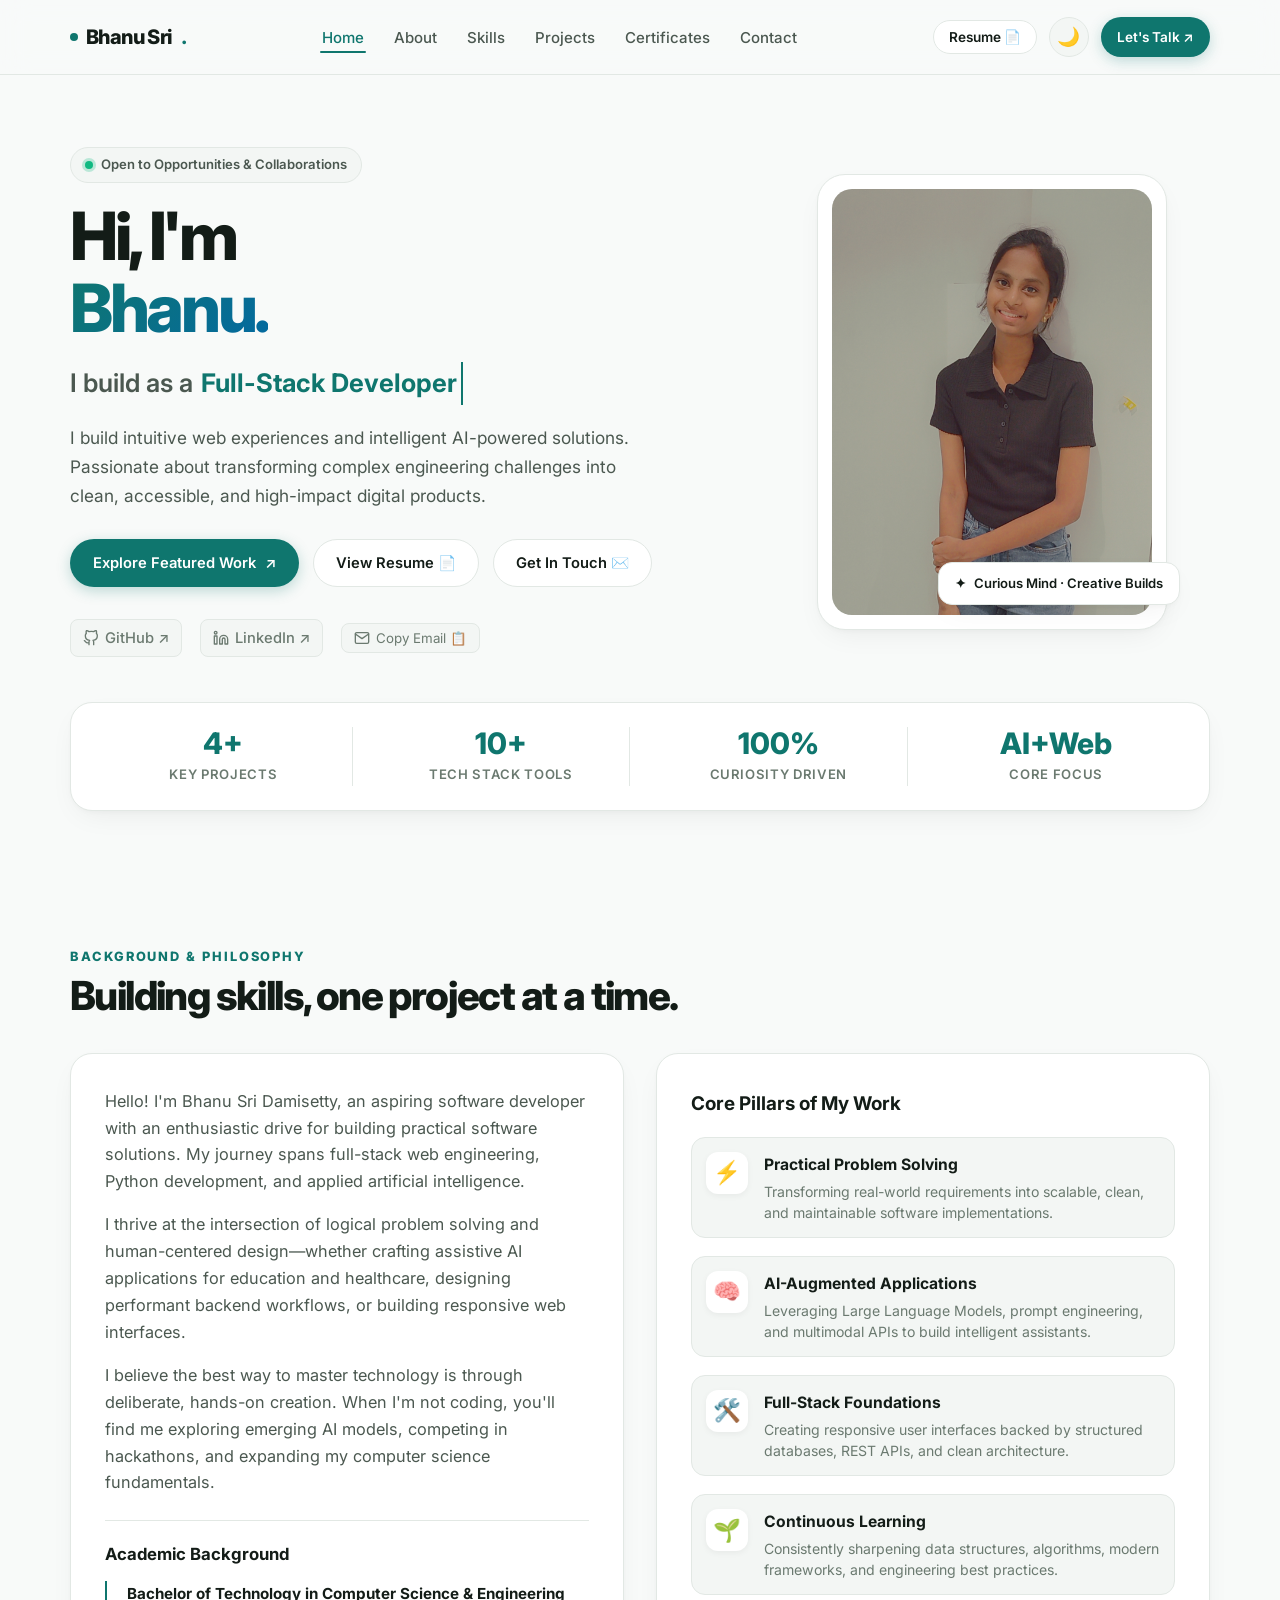
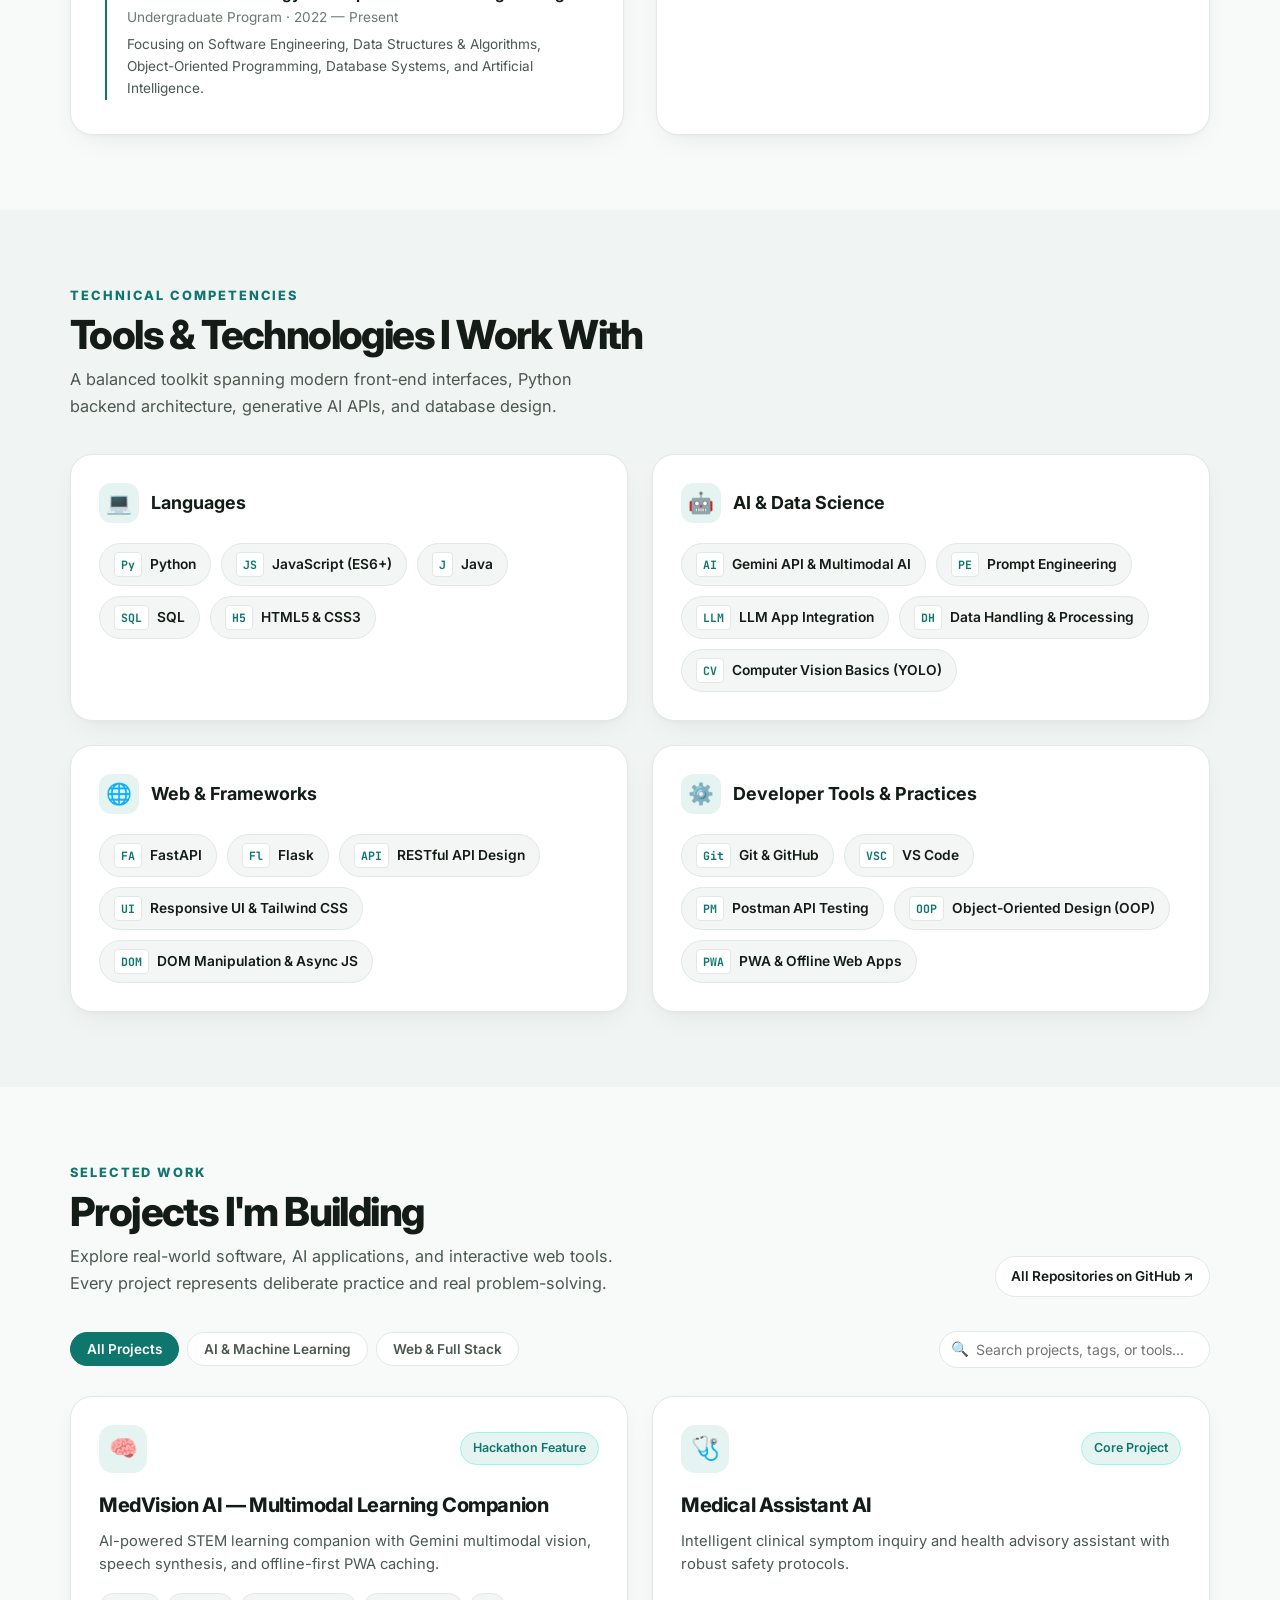
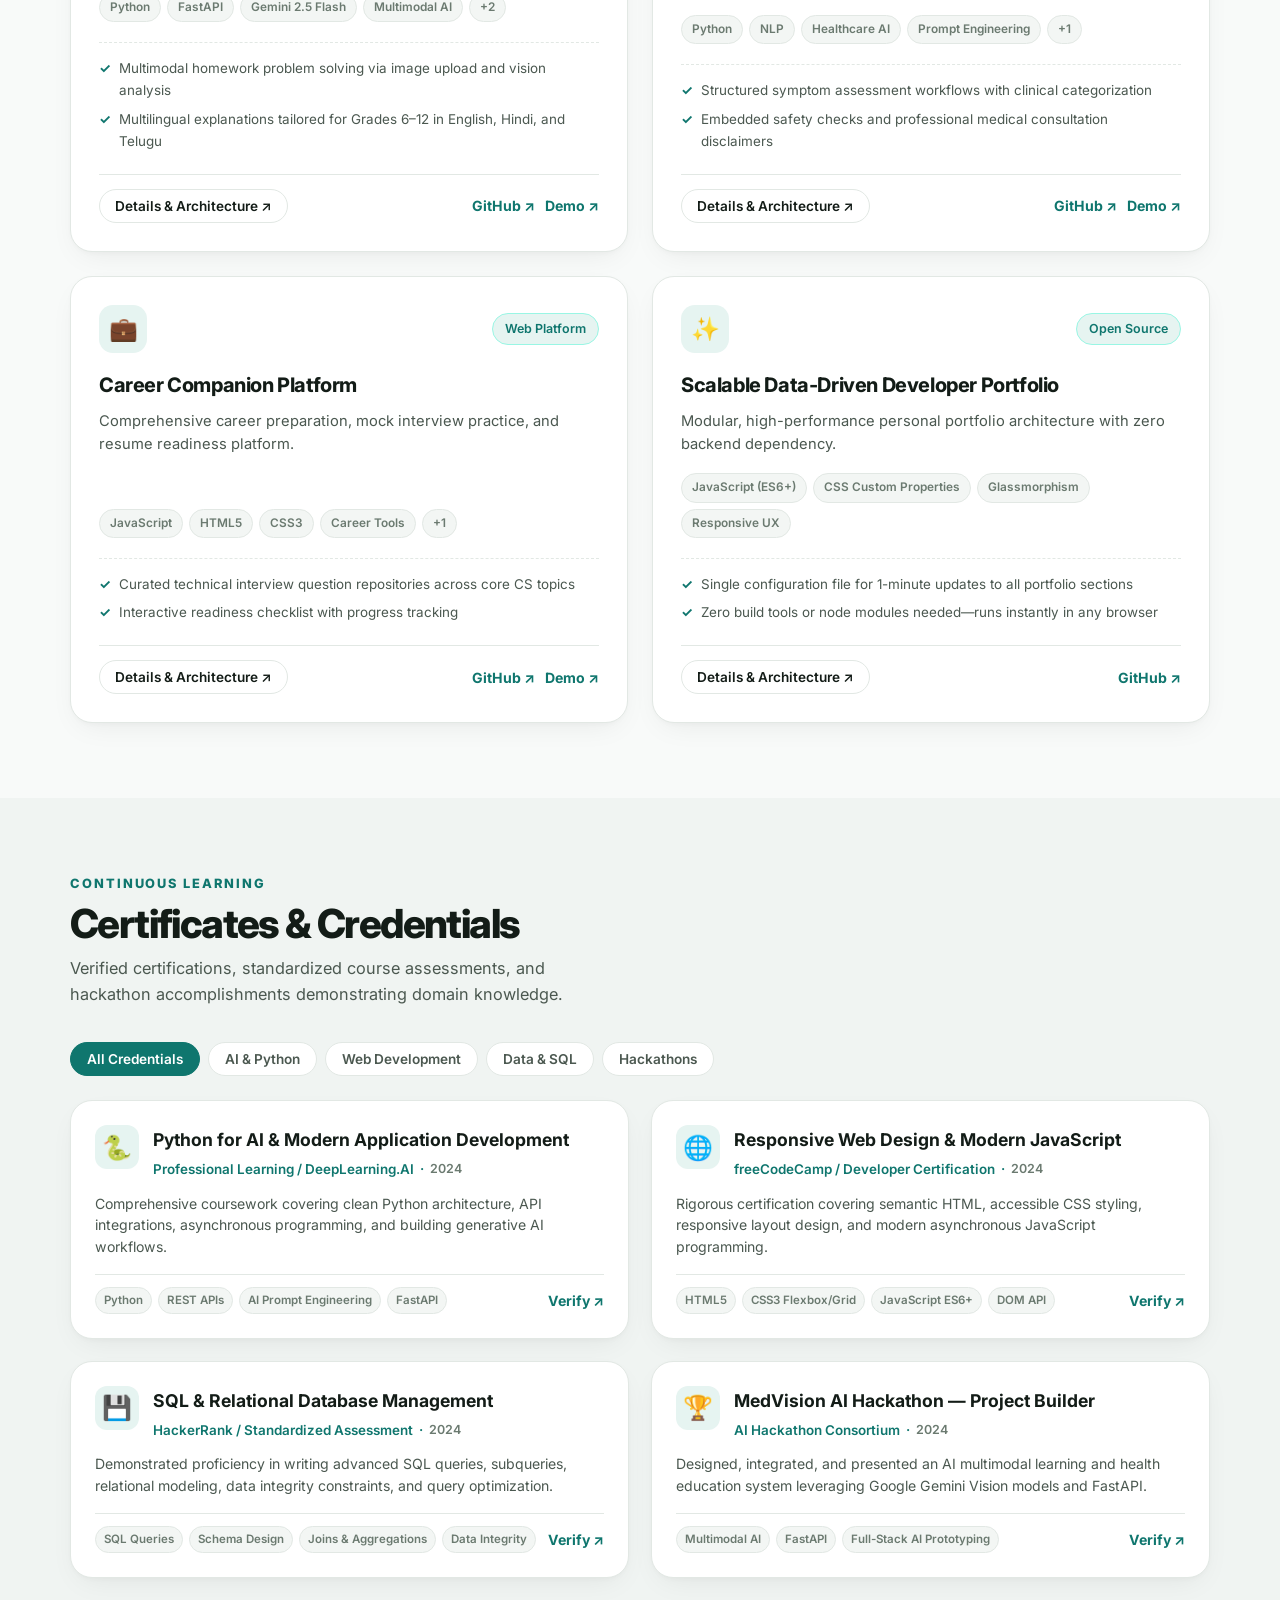
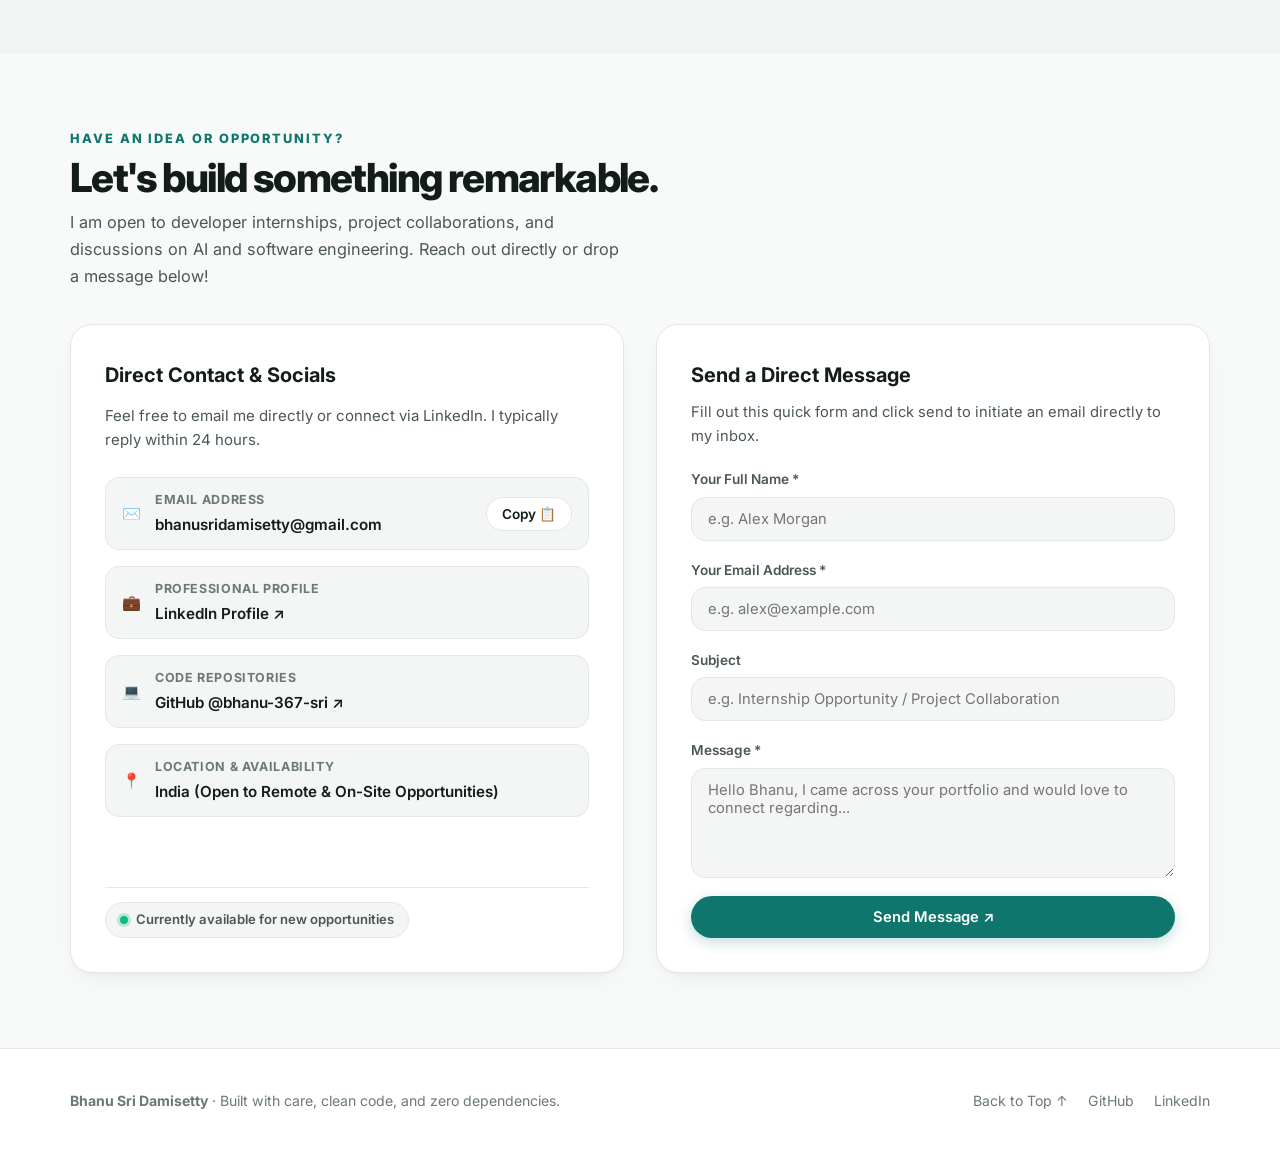
<file: index.html>
<!DOCTYPE html>
<html lang="en" data-theme="light">
<head>
  <meta charset="UTF-8">
  <meta name="viewport" content="width=device-width, initial-scale=1.0">
  <meta name="description" content="Bhanu Sri Damisetty — Aspiring Software Engineer & AI Developer portfolio featuring full-stack projects, AI applications, verified certificates, and technical stack.">
  <meta name="keywords" content="Bhanu Sri Damisetty, Portfolio, Software Developer, Python, AI Developer, Full Stack, FastAPI, Machine Learning">
  <meta name="author" content="Bhanu Sri Damisetty">
  
  <!-- Open Graph / Social Sharing -->
  <meta property="og:type" content="website">
  <meta property="og:title" content="Bhanu Sri Damisetty | Developer & AI Portfolio">
  <meta property="og:description" content="Explore projects, skills, certificates, and engineering journey of Bhanu Sri Damisetty.">
  <meta property="og:image" content="my-photo.jpg">

  <title>Bhanu Sri Damisetty | Developer & AI Portfolio</title>

  <!-- Google Fonts Preconnect & Inter / JetBrains Mono -->
  <link rel="preconnect" href="https://fonts.googleapis.com">
  <link rel="preconnect" href="https://fonts.gstatic.com" crossorigin>
  <link href="https://fonts.googleapis.com/css2?family=Inter:wght@300;400;500;600;700;800&family=JetBrains+Mono:wght@400;600&display=swap" rel="stylesheet">

  <!-- Core Stylesheet -->
  <link rel="stylesheet" href="css/style.css">
</head>
<body>
  <!-- Scroll Progress Bar -->
  <div id="scroll-progress" role="progressbar" aria-label="Reading progress"></div>

  <!-- Main Navigation Header -->
  <div class="header-wrapper">
    <header class="wrap nav-container">
      <a href="#home" class="brand" aria-label="Bhanu Sri Portfolio Home">
        <span class="brand-dot"></span>
        Bhanu Sri<span>.</span>
      </a>

      <nav aria-label="Desktop Primary Navigation">
        <ul class="nav-menu">
          <li><a href="#home" class="nav-link active">Home</a></li>
          <li><a href="#about" class="nav-link">About</a></li>
          <li><a href="#skills" class="nav-link">Skills</a></li>
          <li><a href="#projects" class="nav-link">Projects</a></li>
          <li><a href="#certificates" class="nav-link">Certificates</a></li>
          <li><a href="#contact" class="nav-link">Contact</a></li>
        </ul>
      </nav>

      <div class="nav-actions">
        <!-- Resume Modal Trigger -->
        <button class="btn btn-secondary btn-sm resume-btn" aria-label="View or download resume">
          Resume 📄
        </button>

        <!-- Theme Toggle (Dark/Light) -->
        <button id="theme-toggle" class="theme-toggle-btn" aria-label="Toggle dark/light theme">
          🌙
        </button>

        <!-- Direct Contact CTA -->
        <a href="#contact" class="btn btn-primary btn-sm" id="header-contact-cta">
          Let's Talk ↗
        </a>

        <!-- Mobile Menu Toggle Button -->
        <button id="mobile-menu-btn" class="mobile-menu-btn" aria-label="Toggle mobile menu" aria-expanded="false">
          <span></span>
          <span></span>
          <span></span>
        </button>
      </div>
    </header>
  </div>

  <!-- Mobile Drawer Menu -->
  <div id="mobile-drawer" class="mobile-nav-drawer" aria-label="Mobile Navigation Drawer">
    <a href="#home" class="nav-link">Home</a>
    <a href="#about" class="nav-link">About</a>
    <a href="#skills" class="nav-link">Skills</a>
    <a href="#projects" class="nav-link">Projects</a>
    <a href="#certificates" class="nav-link">Certificates</a>
    <a href="#contact" class="nav-link">Contact</a>
    <button class="btn btn-secondary btn-sm resume-btn" style="width: 100%; margin-top: 8px;">
      View Resume 📄
    </button>
  </div>

  <main>
    <!-- ====================================================================
         HERO SECTION
         ==================================================================== -->
    <header class="hero" id="home">
      <div class="wrap hero-grid">
        <div class="hero-content">
          <div class="hero-eyebrow">
            <span class="status-badge">
              <span class="status-indicator"></span>
              Open to Opportunities & Collaborations
            </span>
          </div>

          <h1 class="hero-title" id="hero-title">
            Hi, I'm <br><span class="gradient-text">Bhanu Sri.</span>
          </h1>

          <!-- Typewriter dynamic roles -->
          <div class="typewriter-wrapper">
            <span>I build as a</span>
            <span id="typewriter" class="typewriter-text">Full-Stack Developer</span>
          </div>

          <p class="hero-bio" id="hero-bio">
            I build intuitive web experiences and intelligent AI-powered solutions. Passionate about transforming complex engineering challenges into clean, accessible, and high-impact digital products.
          </p>

          <div class="hero-cta">
            <a href="#projects" class="btn btn-primary">
              Explore Featured Work <span>↗</span>
            </a>
            <button class="btn btn-secondary resume-btn">
              View Resume 📄
            </button>
            <a href="#contact" class="btn btn-secondary">
              Get In Touch ✉️
            </a>
          </div>

          <div class="social-links" id="hero-socials">
            <!-- Dynamically populated from data.js -->
          </div>
        </div>

        <!-- Portrait photo card with fallback -->
        <div class="portrait-card" aria-label="Portrait card">
          <div class="portrait-frame">
            <img id="hero-photo" src="my-photo.jpg" alt="Bhanu Sri Damisetty">
            <div id="photo-fallback" style="display: none; width: 100%; height: 100%; align-items: center; justify-content: center; flex-direction: column; text-align: center; padding: 20px; background: var(--surface-subtle);">
              <span style="font-size: 3rem; margin-bottom: 10px;">👩‍💻</span>
              <strong style="font-size: 1.1rem;">Bhanu Sri Damisetty</strong>
              <small style="color: var(--text-muted); margin-top: 6px;">Developer & Builder</small>
            </div>
          </div>
          <div class="portrait-note">
            <span>✦</span> Curious Mind · Creative Builds
          </div>
        </div>
      </div>

      <!-- Quick Metrics / Stats Banner -->
      <div class="wrap">
        <div class="stats-banner" id="stats-banner">
          <!-- Dynamically populated from data.js -->
        </div>
      </div>
    </header>

    <!-- ====================================================================
         ABOUT SECTION
         ==================================================================== -->
    <section id="about">
      <div class="wrap">
        <div class="section-head">
          <div>
            <div class="section-kicker">Background & Philosophy</div>
            <h2 class="section-title">Building skills, one project at a time.</h2>
          </div>
        </div>

        <div class="about-grid">
          <!-- Narrative Story & Education -->
          <div class="about-card">
            <div class="about-story" id="about-story">
              <!-- Dynamically populated from data.js -->
            </div>
            <div id="about-education">
              <!-- Dynamically populated from data.js -->
            </div>
          </div>

          <!-- Key Pillars -->
          <div class="about-card">
            <h3 style="font-size: 1.18rem; font-weight: 700; margin-bottom: 18px; color: var(--text-primary);">
              Core Pillars of My Work
            </h3>
            <div class="pillars-list" id="about-pillars">
              <!-- Dynamically populated from data.js -->
            </div>
          </div>
        </div>
      </div>
    </section>

    <!-- ====================================================================
         SKILLS SECTION
         ==================================================================== -->
    <section id="skills" style="background: var(--bg-secondary);">
      <div class="wrap">
        <div class="section-head">
          <div>
            <div class="section-kicker">Technical Competencies</div>
            <h2 class="section-title">Tools & Technologies I Work With</h2>
            <p class="section-intro">
              A balanced toolkit spanning modern front-end interfaces, Python backend architecture, generative AI APIs, and database design.
            </p>
          </div>
        </div>

        <div class="skills-grid" id="skills-grid">
          <!-- Dynamically populated from data.js -->
        </div>
      </div>
    </section>

    <!-- ====================================================================
         PROJECTS SECTION
         ==================================================================== -->
    <section id="projects">
      <div class="wrap">
        <div class="section-head">
          <div>
            <div class="section-kicker">Selected Work</div>
            <h2 class="section-title">Projects I'm Building</h2>
            <p class="section-intro">
              Explore real-world software, AI applications, and interactive web tools. Every project represents deliberate practice and real problem-solving.
            </p>
          </div>
          <a href="https://github.com/bhanu-367-sri?tab=repositories" target="_blank" rel="noopener noreferrer" class="btn btn-secondary btn-sm">
            All Repositories on GitHub ↗
          </a>
        </div>

        <!-- Filter & Search Toolbar -->
        <div class="filter-search-toolbar">
          <div class="filter-pills" role="tablist" aria-label="Project category filters">
            <button class="filter-btn active" data-category="all">All Projects</button>
            <button class="filter-btn" data-category="ai">AI & Machine Learning</button>
            <button class="filter-btn" data-category="web">Web & Full Stack</button>
          </div>

          <div class="search-box">
            <span class="search-icon">🔍</span>
            <input type="text" id="project-search" class="search-input" placeholder="Search projects, tags, or tools..." aria-label="Search projects">
          </div>
        </div>

        <!-- Projects Grid -->
        <div class="projects-grid" id="projects-grid">
          <!-- Dynamically populated from data.js -->
        </div>
      </div>
    </section>

    <!-- ====================================================================
         CERTIFICATES & CREDENTIALS SECTION (Brand New!)
         ==================================================================== -->
    <section id="certificates" style="background: var(--bg-secondary);">
      <div class="wrap">
        <div class="section-head">
          <div>
            <div class="section-kicker">Continuous Learning</div>
            <h2 class="section-title">Certificates & Credentials</h2>
            <p class="section-intro">
              Verified certifications, standardized course assessments, and hackathon accomplishments demonstrating domain knowledge.
            </p>
          </div>
        </div>

        <!-- Certificate Category Filter -->
        <div class="filter-pills" style="margin-bottom: 24px;" role="tablist" aria-label="Certificate category filters">
          <button class="filter-btn cert-filter-btn active" data-cert-category="all">All Credentials</button>
          <button class="filter-btn cert-filter-btn" data-cert-category="ai">AI & Python</button>
          <button class="filter-btn cert-filter-btn" data-cert-category="web">Web Development</button>
          <button class="filter-btn cert-filter-btn" data-cert-category="data">Data & SQL</button>
          <button class="filter-btn cert-filter-btn" data-cert-category="achievement">Hackathons</button>
        </div>

        <!-- Certificates Grid -->
        <div class="certificates-grid" id="certificates-grid">
          <!-- Dynamically populated from data.js -->
        </div>
      </div>
    </section>

    <!-- ====================================================================
         CONTACT SECTION
         ==================================================================== -->
    <section id="contact">
      <div class="wrap">
        <div class="section-head">
          <div>
            <div class="section-kicker">Have an Idea or Opportunity?</div>
            <h2 class="section-title">Let's build something remarkable.</h2>
            <p class="section-intro">
              I am open to developer internships, project collaborations, and discussions on AI and software engineering. Reach out directly or drop a message below!
            </p>
          </div>
        </div>

        <div class="contact-grid">
          <!-- Direct Details Card -->
          <div class="contact-info-card">
            <div>
              <h3 style="font-size: 1.25rem; font-weight: 700; margin-bottom: 12px; color: var(--text-primary);">
                Direct Contact & Socials
              </h3>
              <p style="color: var(--text-secondary); margin-bottom: 24px; font-size: 0.94rem;">
                Feel free to email me directly or connect via LinkedIn. I typically reply within 24 hours.
              </p>

              <div class="contact-details-list">
                <div class="contact-detail-item">
                  <span class="contact-detail-icon">✉️</span>
                  <div style="flex-grow: 1;">
                    <strong>Email Address</strong>
                    <span id="contact-email-text">bhanusridamisetty@gmail.com</span>
                  </div>
                  <button class="btn btn-secondary btn-sm" id="copy-email-contact-btn" title="Copy email">
                    Copy 📋
                  </button>
                </div>

                <div class="contact-detail-item">
                  <span class="contact-detail-icon">💼</span>
                  <div style="flex-grow: 1;">
                    <strong>Professional Profile</strong>
                    <a href="https://www.linkedin.com/in/bhanu-sri-damisetty-4890553a2" target="_blank" rel="noopener noreferrer">
                      LinkedIn Profile ↗
                    </a>
                  </div>
                </div>

                <div class="contact-detail-item">
                  <span class="contact-detail-icon">💻</span>
                  <div style="flex-grow: 1;">
                    <strong>Code Repositories</strong>
                    <a href="https://github.com/bhanu-367-sri" target="_blank" rel="noopener noreferrer">
                      GitHub @bhanu-367-sri ↗
                    </a>
                  </div>
                </div>

                <div class="contact-detail-item">
                  <span class="contact-detail-icon">📍</span>
                  <div style="flex-grow: 1;">
                    <strong>Location & Availability</strong>
                    <span id="contact-loc-text">India (Open to Remote & Relocation)</span>
                  </div>
                </div>
              </div>
            </div>

            <div style="padding-top: 14px; border-top: 1px solid var(--surface-border);">
              <span class="status-badge">
                <span class="status-indicator"></span>
                Currently available for new opportunities
              </span>
            </div>
          </div>

          <!-- Functional Interactive Contact Form -->
          <div class="contact-form-card">
            <h3 style="font-size: 1.25rem; font-weight: 700; margin-bottom: 8px; color: var(--text-primary);">
              Send a Direct Message
            </h3>
            <p style="color: var(--text-secondary); margin-bottom: 20px; font-size: 0.92rem;">
              Fill out this quick form and click send to initiate an email directly to my inbox.
            </p>

            <form id="contact-form" class="contact-form">
              <div class="form-group">
                <label for="form-name">Your Full Name *</label>
                <input type="text" id="form-name" class="form-input" placeholder="e.g. Alex Morgan" required>
              </div>

              <div class="form-group">
                <label for="form-email">Your Email Address *</label>
                <input type="email" id="form-email" class="form-input" placeholder="e.g. alex@example.com" required>
              </div>

              <div class="form-group">
                <label for="form-subject">Subject</label>
                <input type="text" id="form-subject" class="form-input" placeholder="e.g. Internship Opportunity / Project Collaboration">
              </div>

              <div class="form-group">
                <label for="form-message">Message *</label>
                <textarea id="form-message" class="form-textarea" placeholder="Hello Bhanu, I came across your portfolio and would love to connect regarding..." required></textarea>
              </div>

              <button type="submit" class="btn btn-primary" style="width: 100%; justify-content: center;">
                Send Message ↗
              </button>
            </form>
          </div>
        </div>
      </div>
    </section>
  </main>

  <!-- ====================================================================
       FOOTER
       ==================================================================== -->
  <footer>
    <div class="wrap footer-content">
      <div>
        <strong>Bhanu Sri Damisetty</strong> · 
        <span>Built with care, clean code, and zero dependencies.</span>
      </div>
      <div class="footer-links">
        <a href="#home">Back to Top ↑</a>
        <a href="https://github.com/bhanu-367-sri" target="_blank" rel="noopener noreferrer">GitHub</a>
        <a href="https://www.linkedin.com/in/bhanu-sri-damisetty-4890553a2" target="_blank" rel="noopener noreferrer">LinkedIn</a>
      </div>
    </div>
  </footer>

  <!-- ====================================================================
       UNIVERSAL MODAL (PROJECT DETAILS & RESUME PREVIEW)
       ==================================================================== -->
  <div id="modal-overlay" class="modal-overlay" role="dialog" aria-modal="true">
    <div class="modal-card">
      <button id="modal-close-btn" class="modal-close-btn" aria-label="Close modal">✕</button>
      <div id="modal-body">
        <!-- Dynamically injected -->
      </div>
    </div>
  </div>

  <!-- Floating Back to Top Button -->
  <button id="back-to-top" class="back-to-top" aria-label="Scroll back to top">
    ↑
  </button>

  <!-- JavaScript Modules: Data first, then Application logic -->
  <script src="js/data.js"></script>
  <script src="js/app.js"></script>
</body>
</html>
</file>
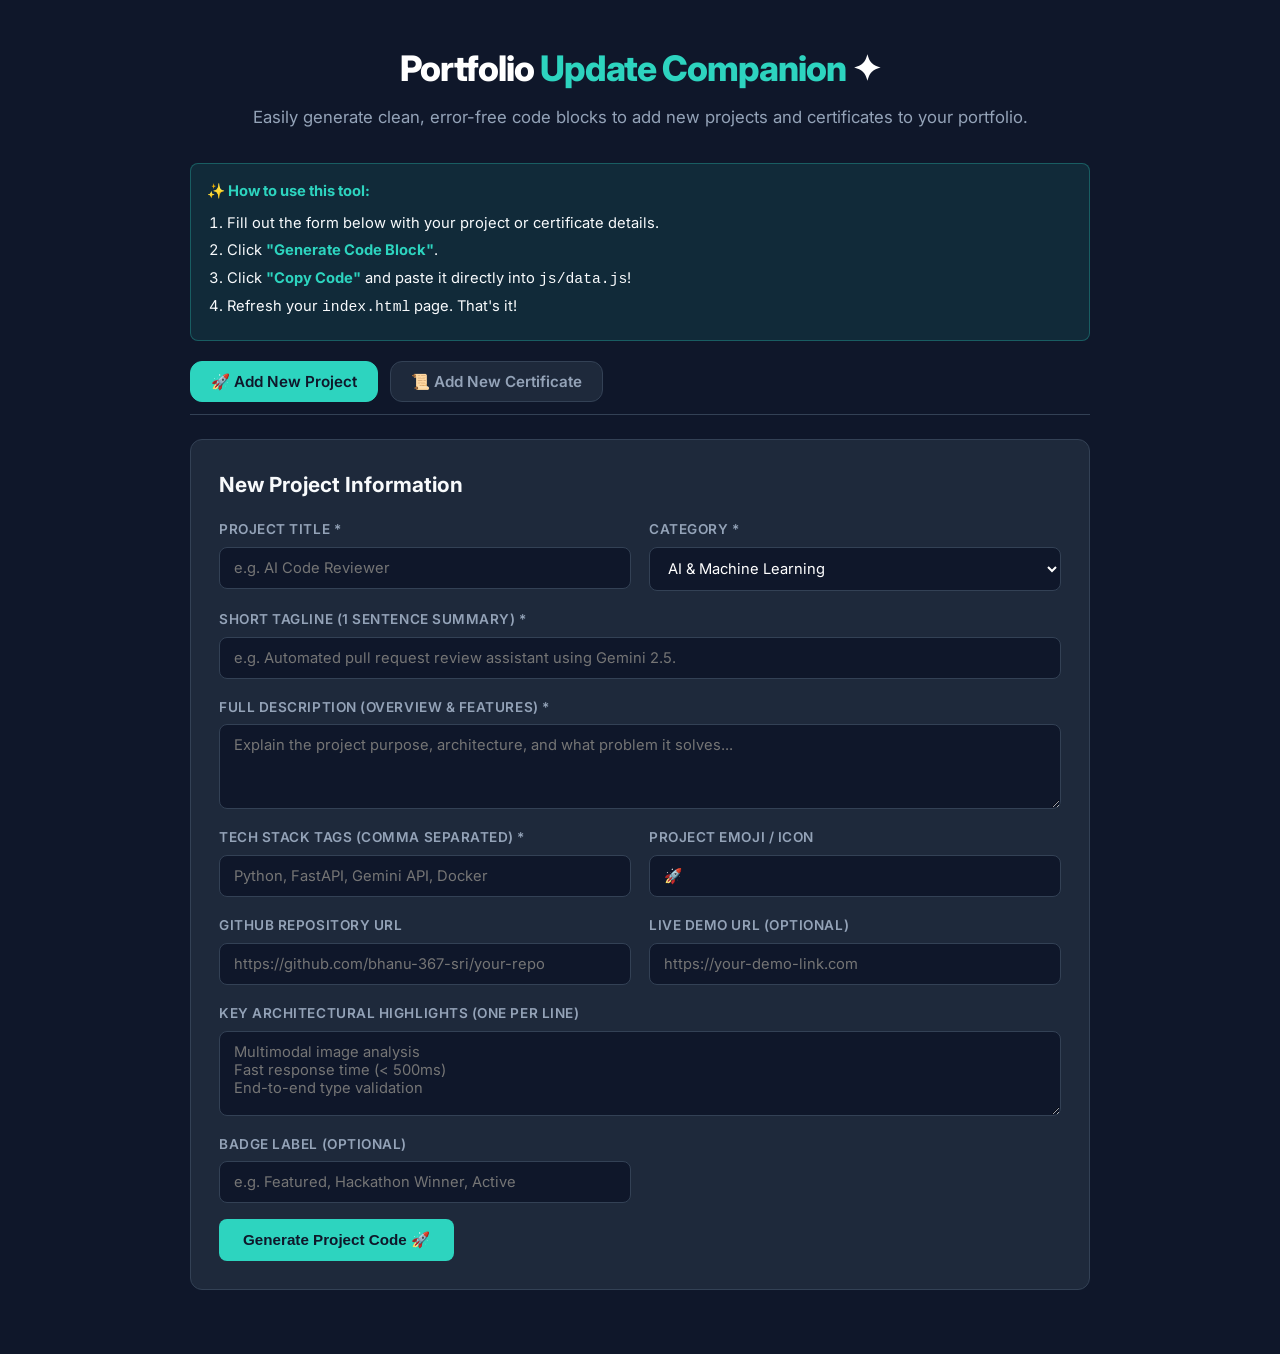
<file: update-helper.html>
<!DOCTYPE html>
<html lang="en">
<head>
  <meta charset="UTF-8">
  <meta name="viewport" content="width=device-width, initial-scale=1.0">
  <title>Portfolio Update Companion | Bhanu Sri</title>
  <link rel="preconnect" href="https://fonts.googleapis.com">
  <link rel="preconnect" href="https://fonts.gstatic.com" crossorigin>
  <link href="https://fonts.googleapis.com/css2?family=Inter:wght@400;500;600;700;800&family=JetBrains+Mono:wght@400;600&display=swap" rel="stylesheet">
  <style>
    :root {
      --bg: #0f172a;
      --surface: #1e293b;
      --surface-border: #334155;
      --primary: #2dd4bf;
      --primary-hover: #14b8a6;
      --text: #f8fafc;
      --text-muted: #94a3b8;
      --radius: 12px;
    }
    * { box-sizing: border-box; margin: 0; padding: 0; }
    body {
      font-family: 'Inter', sans-serif;
      background: var(--bg);
      color: var(--text);
      line-height: 1.6;
      padding: 40px 20px;
    }
    .container {
      max-width: 900px;
      margin: 0 auto;
    }
    header {
      margin-bottom: 32px;
      text-align: center;
    }
    header h1 {
      font-size: 2.2rem;
      color: #fff;
      font-weight: 800;
      letter-spacing: -0.03em;
    }
    header h1 span { color: var(--primary); }
    header p {
      color: var(--text-muted);
      margin-top: 8px;
      font-size: 1.05rem;
    }
    .nav-tabs {
      display: flex;
      gap: 12px;
      margin-bottom: 24px;
      border-bottom: 1px solid var(--surface-border);
      padding-bottom: 12px;
    }
    .tab-btn {
      padding: 10px 20px;
      border-radius: var(--radius);
      border: 1px solid var(--surface-border);
      background: var(--surface);
      color: var(--text-muted);
      font-weight: 600;
      cursor: pointer;
      font-family: inherit;
      font-size: 0.95rem;
      transition: all 0.2s;
    }
    .tab-btn.active {
      background: var(--primary);
      color: #0f172a;
      border-color: var(--primary);
    }
    .tab-content { display: none; }
    .tab-content.active { display: block; }
    
    .card {
      background: var(--surface);
      border: 1px solid var(--surface-border);
      border-radius: var(--radius);
      padding: 28px;
      margin-bottom: 24px;
    }
    .form-grid {
      display: grid;
      grid-template-columns: 1fr 1fr;
      gap: 18px;
    }
    .form-group {
      display: flex;
      flex-direction: column;
      gap: 6px;
    }
    .form-group.full { grid-column: 1 / -1; }
    label {
      font-size: 0.85rem;
      font-weight: 600;
      color: var(--text-muted);
      text-transform: uppercase;
      letter-spacing: 0.04em;
    }
    input, select, textarea {
      padding: 11px 14px;
      border-radius: 8px;
      border: 1px solid var(--surface-border);
      background: #0f172a;
      color: #fff;
      font-family: inherit;
      font-size: 0.92rem;
      outline: none;
    }
    input:focus, select:focus, textarea:focus {
      border-color: var(--primary);
      box-shadow: 0 0 0 2px rgba(45, 212, 191, 0.2);
    }
    textarea { min-height: 85px; resize: vertical; }
    .btn {
      display: inline-flex;
      align-items: center;
      gap: 8px;
      padding: 12px 24px;
      border-radius: 8px;
      border: none;
      background: var(--primary);
      color: #0f172a;
      font-weight: 700;
      font-size: 0.95rem;
      cursor: pointer;
      margin-top: 16px;
      transition: background 0.2s;
    }
    .btn:hover { background: var(--primary-hover); }
    .btn-secondary {
      background: #334155;
      color: #fff;
      margin-left: 10px;
    }
    .btn-secondary:hover { background: #475569; }
    
    .output-section {
      margin-top: 24px;
    }
    .code-preview {
      background: #090d16;
      border: 1px solid var(--surface-border);
      border-radius: 8px;
      padding: 18px;
      font-family: 'JetBrains Mono', monospace;
      font-size: 0.86rem;
      color: #38bdf8;
      overflow-x: auto;
      white-space: pre;
      margin-top: 12px;
      user-select: all;
    }
    .instructions {
      background: rgba(45, 212, 191, 0.1);
      border: 1px solid rgba(45, 212, 191, 0.3);
      padding: 16px;
      border-radius: 8px;
      margin-bottom: 20px;
      font-size: 0.92rem;
    }
    .instructions strong { color: var(--primary); }
    .instructions ol { padding-left: 20px; margin-top: 8px; }
    .instructions li { margin-bottom: 4px; }
  </style>
</head>
<body>
  <div class="container">
    <header>
      <h1>Portfolio <span>Update Companion</span> ✦</h1>
      <p>Easily generate clean, error-free code blocks to add new projects and certificates to your portfolio.</p>
    </header>

    <div class="instructions">
      <strong>✨ How to use this tool:</strong>
      <ol>
        <li>Fill out the form below with your project or certificate details.</li>
        <li>Click <strong>"Generate Code Block"</strong>.</li>
        <li>Click <strong>"Copy Code"</strong> and paste it directly into <code>js/data.js</code>!</li>
        <li>Refresh your <code>index.html</code> page. That's it!</li>
      </ol>
    </div>

    <div class="nav-tabs">
      <button class="tab-btn active" onclick="switchTab('project')">🚀 Add New Project</button>
      <button class="tab-btn" onclick="switchTab('certificate')">📜 Add New Certificate</button>
    </div>

    <!-- TAB 1: ADD PROJECT -->
    <div id="tab-project" class="tab-content active">
      <div class="card">
        <h2 style="margin-bottom: 18px; font-size: 1.3rem;">New Project Information</h2>
        <form id="project-form" onsubmit="event.preventDefault(); generateProject();">
          <div class="form-grid">
            <div class="form-group">
              <label>Project Title *</label>
              <input type="text" id="p-title" placeholder="e.g. AI Code Reviewer" required>
            </div>

            <div class="form-group">
              <label>Category *</label>
              <select id="p-category" required>
                <option value="ai">AI & Machine Learning</option>
                <option value="web">Web & Full Stack</option>
                <option value="tools">Tools & Utilities</option>
              </select>
            </div>

            <div class="form-group full">
              <label>Short Tagline (1 sentence summary) *</label>
              <input type="text" id="p-tagline" placeholder="e.g. Automated pull request review assistant using Gemini 2.5." required>
            </div>

            <div class="form-group full">
              <label>Full Description (Overview & Features) *</label>
              <textarea id="p-desc" placeholder="Explain the project purpose, architecture, and what problem it solves..." required></textarea>
            </div>

            <div class="form-group">
              <label>Tech Stack Tags (comma separated) *</label>
              <input type="text" id="p-tags" placeholder="Python, FastAPI, Gemini API, Docker" required>
            </div>

            <div class="form-group">
              <label>Project Emoji / Icon</label>
              <input type="text" id="p-icon" placeholder="e.g. 🤖, ⚡, 🩺, 🌐" value="🚀">
            </div>

            <div class="form-group">
              <label>GitHub Repository URL</label>
              <input type="url" id="p-github" placeholder="https://github.com/bhanu-367-sri/your-repo">
            </div>

            <div class="form-group">
              <label>Live Demo URL (optional)</label>
              <input type="url" id="p-demo" placeholder="https://your-demo-link.com">
            </div>

            <div class="form-group full">
              <label>Key Architectural Highlights (one per line)</label>
              <textarea id="p-highlights" placeholder="Multimodal image analysis&#10;Fast response time (< 500ms)&#10;End-to-end type validation"></textarea>
            </div>

            <div class="form-group">
              <label>Badge Label (optional)</label>
              <input type="text" id="p-badge" placeholder="e.g. Featured, Hackathon Winner, Active">
            </div>
          </div>

          <button type="submit" class="btn">Generate Project Code 🚀</button>
        </form>

        <div class="output-section" id="project-output" style="display: none;">
          <h3 style="font-size: 1.1rem; margin-bottom: 8px;">Generated Code for <code>js/data.js</code>:</h3>
          <p style="font-size: 0.85rem; color: var(--text-muted);">
            Paste this snippet inside the <code>projects: [ ... ]</code> array in <code>js/data.js</code>:
          </p>
          <div class="code-preview" id="project-code"></div>
          <button class="btn" onclick="copySnippet('project-code')">Copy Code 📋</button>
        </div>
      </div>
    </div>

    <!-- TAB 2: ADD CERTIFICATE -->
    <div id="tab-certificate" class="tab-content">
      <div class="card">
        <h2 style="margin-bottom: 18px; font-size: 1.3rem;">New Certificate / Credential</h2>
        <form id="cert-form" onsubmit="event.preventDefault(); generateCert();">
          <div class="form-grid">
            <div class="form-group">
              <label>Certificate Title *</label>
              <input type="text" id="c-title" placeholder="e.g. AWS Certified Cloud Practitioner" required>
            </div>

            <div class="form-group">
              <label>Issuing Organization *</label>
              <input type="text" id="c-issuer" placeholder="e.g. Amazon Web Services / Coursera" required>
            </div>

            <div class="form-group">
              <label>Issue Year / Date *</label>
              <input type="text" id="c-date" placeholder="e.g. 2024 or Nov 2024" required>
            </div>

            <div class="form-group">
              <label>Category *</label>
              <select id="c-category" required>
                <option value="ai">AI & Python</option>
                <option value="web">Web Development</option>
                <option value="data">Data & SQL</option>
                <option value="achievement">Hackathon & Achievement</option>
              </select>
            </div>

            <div class="form-group full">
              <label>Verification / Credential URL (or LinkedIn / certificate link)</label>
              <input type="url" id="c-url" placeholder="https://www.linkedin.com/in/bhanu-sri-damisetty-4890553a2">
            </div>

            <div class="form-group">
              <label>Skills Verified (comma separated) *</label>
              <input type="text" id="c-skills" placeholder="Cloud Computing, S3, EC2, IAM" required>
            </div>

            <div class="form-group">
              <label>Icon / Emoji</label>
              <input type="text" id="c-icon" placeholder="📜, ☁️, 🏆, 🎓" value="📜">
            </div>

            <div class="form-group full">
              <label>Brief Description *</label>
              <textarea id="c-desc" placeholder="Demonstrated skills in cloud architecture, IAM roles, and serverless compute..." required></textarea>
            </div>
          </div>

          <button type="submit" class="btn">Generate Certificate Code 📜</button>
        </form>

        <div class="output-section" id="cert-output" style="display: none;">
          <h3 style="font-size: 1.1rem; margin-bottom: 8px;">Generated Code for <code>js/data.js</code>:</h3>
          <p style="font-size: 0.85rem; color: var(--text-muted);">
            Paste this snippet inside the <code>certificates: [ ... ]</code> array in <code>js/data.js</code>:
          </p>
          <div class="code-preview" id="cert-code"></div>
          <button class="btn" onclick="copySnippet('cert-code')">Copy Code 📋</button>
        </div>
      </div>
    </div>
  </div>

  <script>
    function switchTab(tab) {
      document.querySelectorAll('.tab-btn').forEach(b => b.classList.remove('active'));
      document.querySelectorAll('.tab-content').forEach(c => c.classList.remove('active'));

      if (tab === 'project') {
        document.querySelector('.tab-btn:nth-child(1)').classList.add('active');
        document.getElementById('tab-project').classList.add('active');
      } else {
        document.querySelector('.tab-btn:nth-child(2)').classList.add('active');
        document.getElementById('tab-certificate').classList.add('active');
      }
    }

    function generateProject() {
      const title = document.getElementById('p-title').value.trim();
      const id = title.toLowerCase().replace(/[^a-z0-9]+/g, '-').replace(/(^-|-$)/g, '');
      const category = document.getElementById('p-category').value;
      const tagline = document.getElementById('p-tagline').value.trim();
      const desc = document.getElementById('p-desc').value.trim();
      const tags = document.getElementById('p-tags').value.split(',').map(s => s.trim()).filter(Boolean);
      const icon = document.getElementById('p-icon').value.trim() || '🚀';
      const github = document.getElementById('p-github').value.trim();
      const demo = document.getElementById('p-demo').value.trim();
      const highlightsRaw = document.getElementById('p-highlights').value.trim();
      const highlights = highlightsRaw ? highlightsRaw.split('\n').map(s => s.trim()).filter(Boolean) : [];
      const badge = document.getElementById('p-badge').value.trim();

      const obj = {
        id,
        title,
        category,
        featured: true,
        tagline,
        description: desc,
        tags,
        github: github || "https://github.com/bhanu-367-sri",
        demo: demo || "#",
        icon,
        ...(badge ? { badge } : {}),
        highlights
      };

      const jsonStr = JSON.stringify(obj, null, 2);
      document.getElementById('project-code').textContent = jsonStr + ",";
      document.getElementById('project-output').style.display = 'block';
      document.getElementById('project-output').scrollIntoView({ behavior: 'smooth' });
    }

    function generateCert() {
      const title = document.getElementById('c-title').value.trim();
      const id = 'cert-' + title.toLowerCase().replace(/[^a-z0-9]+/g, '-').replace(/(^-|-$)/g, '');
      const issuer = document.getElementById('c-issuer').value.trim();
      const date = document.getElementById('c-date').value.trim();
      const category = document.getElementById('c-category').value;
      const url = document.getElementById('c-url').value.trim();
      const skills = document.getElementById('c-skills').value.split(',').map(s => s.trim()).filter(Boolean);
      const icon = document.getElementById('c-icon').value.trim() || '📜';
      const desc = document.getElementById('c-desc').value.trim();

      const obj = {
        id,
        title,
        issuer,
        date,
        category,
        credentialUrl: url || "https://www.linkedin.com/in/bhanu-sri-damisetty-4890553a2",
        icon,
        skills,
        description: desc
      };

      const jsonStr = JSON.stringify(obj, null, 2);
      document.getElementById('cert-code').textContent = jsonStr + ",";
      document.getElementById('cert-output').style.display = 'block';
      document.getElementById('cert-output').scrollIntoView({ behavior: 'smooth' });
    }

    function copySnippet(elementId) {
      const code = document.getElementById(elementId).textContent;
      navigator.clipboard.writeText(code).then(() => {
        alert('Code snippet copied to clipboard! Paste it into js/data.js.');
      }).catch(err => {
        alert('Could not copy automatically. Please select the code and copy manually.');
      });
    }
  </script>
</body>
</html>
</file>
<file: css/style.css>
/* ==========================================================================
   BHANU SRI DAMISETTY - PORTFOLIO DESIGN SYSTEM & STYLESHEET
   ========================================================================== */

/* --------------------------------------------------------------------------
   1. CSS Variables & Theme Tokens
   -------------------------------------------------------------------------- */
:root {
  /* Color Palette - Light Mode */
  --bg-primary: #f8faf9;
  --bg-secondary: #f0f4f2;
  --surface: #ffffff;
  --surface-raised: #ffffff;
  --surface-subtle: #f3f6f4;
  --surface-border: #e2e8e4;
  --border-focus: #0f766e;
  
  --text-primary: #131c17;
  --text-secondary: #4b5850;
  --text-muted: #6b7a70;
  --text-inverse: #ffffff;

  --accent-primary: #0f766e;
  --accent-primary-hover: #115e59;
  --accent-secondary: #0284c7;
  --accent-subtle: #e6f4f1;
  --accent-border: #99f6e4;
  --accent-gradient: linear-gradient(135deg, #0f766e 0%, #0369a1 100%);
  
  --badge-bg: #e6f4f1;
  --badge-text: #0f766e;
  --card-shadow: 0 10px 30px -10px rgba(15, 28, 20, 0.08), 0 2px 6px -2px rgba(15, 28, 20, 0.04);
  --card-shadow-hover: 0 20px 35px -10px rgba(15, 28, 20, 0.14), 0 8px 16px -4px rgba(15, 28, 20, 0.08);

  --modal-backdrop: rgba(15, 23, 42, 0.6);
  --toast-bg: #131c17;
  --toast-text: #ffffff;

  /* Typography & Layout */
  --font-sans: 'Inter', -apple-system, BlinkMacSystemFont, 'Segoe UI', Roboto, Helvetica, Arial, sans-serif;
  --font-mono: 'JetBrains Mono', 'Fira Code', monospace;
  --max-width: 1140px;
  --radius-sm: 8px;
  --radius-md: 14px;
  --radius-lg: 22px;
  --radius-full: 9999px;
  --transition-fast: 0.15s ease;
  --transition-normal: 0.25s cubic-bezier(0.16, 1, 0.3, 1);
  --transition-smooth: 0.4s cubic-bezier(0.16, 1, 0.3, 1);
}

/* Dark Theme Tokens */
[data-theme="dark"] {
  --bg-primary: #0b1117;
  --bg-secondary: #101822;
  --surface: #141e2b;
  --surface-raised: #1c293a;
  --surface-subtle: #182333;
  --surface-border: #243447;
  --border-focus: #2dd4bf;

  --text-primary: #f1f5f9;
  --text-secondary: #cbd5e1;
  --text-muted: #8899a6;
  --text-inverse: #0b1117;

  --accent-primary: #2dd4bf;
  --accent-primary-hover: #5eead4;
  --accent-secondary: #38bdf8;
  --accent-subtle: rgba(45, 212, 191, 0.12);
  --accent-border: rgba(45, 212, 191, 0.3);
  --accent-gradient: linear-gradient(135deg, #2dd4bf 0%, #38bdf8 100%);

  --badge-bg: rgba(45, 212, 191, 0.14);
  --badge-text: #5eead4;
  --card-shadow: 0 10px 30px -10px rgba(0, 0, 0, 0.5);
  --card-shadow-hover: 0 20px 40px -10px rgba(0, 0, 0, 0.7);

  --modal-backdrop: rgba(0, 0, 0, 0.75);
  --toast-bg: #1e293b;
  --toast-text: #f1f5f9;
}

/* --------------------------------------------------------------------------
   2. Reset & Global Base
   -------------------------------------------------------------------------- */
*, *::before, *::after {
  box-sizing: border-box;
  margin: 0;
  padding: 0;
}

html {
  scroll-behavior: smooth;
  scroll-padding-top: 90px;
  font-size: 16px;
  -webkit-font-smoothing: antialiased;
  -moz-osx-font-smoothing: grayscale;
}

body {
  font-family: var(--font-sans);
  background-color: var(--bg-primary);
  color: var(--text-primary);
  line-height: 1.65;
  transition: background-color var(--transition-normal), color var(--transition-normal);
  overflow-x: hidden;
}

img {
  max-width: 100%;
  display: block;
}

a {
  color: inherit;
  text-decoration: none;
  transition: color var(--transition-fast);
}

button {
  font-family: inherit;
  cursor: pointer;
  border: none;
  background: none;
  color: inherit;
}

/* Scroll progress bar */
#scroll-progress {
  position: fixed;
  top: 0;
  left: 0;
  height: 3px;
  width: 0%;
  background: var(--accent-gradient);
  z-index: 1001;
  transition: width 0.1s linear;
}

.wrap {
  width: min(var(--max-width), calc(100% - 40px));
  margin: 0 auto;
}

/* --------------------------------------------------------------------------
   3. Header & Navigation
   -------------------------------------------------------------------------- */
.header-wrapper {
  position: sticky;
  top: 0;
  z-index: 900;
  background: rgba(248, 250, 249, 0.85);
  backdrop-filter: blur(14px);
  -webkit-backdrop-filter: blur(14px);
  border-bottom: 1px solid var(--surface-border);
  transition: background-color var(--transition-normal), border-color var(--transition-normal);
}

[data-theme="dark"] .header-wrapper {
  background: rgba(11, 17, 23, 0.85);
}

.nav-container {
  display: flex;
  align-items: center;
  justify-content: space-between;
  height: 74px;
  gap: 20px;
}

.brand {
  display: flex;
  align-items: center;
  gap: 8px;
  font-size: 1.25rem;
  font-weight: 800;
  letter-spacing: -0.03em;
  color: var(--text-primary);
}

.brand span {
  color: var(--accent-primary);
}

.brand-dot {
  display: inline-block;
  width: 8px;
  height: 8px;
  border-radius: 50%;
  background: var(--accent-primary);
  animation: pulse 2.2s infinite;
}

@keyframes pulse {
  0%, 100% { transform: scale(1); opacity: 1; }
  50% { transform: scale(1.3); opacity: 0.6; }
}

.nav-menu {
  display: flex;
  align-items: center;
  gap: 26px;
  list-style: none;
}

.nav-link {
  font-size: 0.94rem;
  font-weight: 500;
  color: var(--text-secondary);
  position: relative;
  padding: 6px 2px;
  transition: color var(--transition-fast);
}

.nav-link:hover,
.nav-link.active {
  color: var(--accent-primary);
}

.nav-link::after {
  content: '';
  position: absolute;
  bottom: 0;
  left: 0;
  width: 0%;
  height: 2px;
  background: var(--accent-primary);
  transition: width var(--transition-normal);
  border-radius: 2px;
}

.nav-link:hover::after,
.nav-link.active::after {
  width: 100%;
}

.nav-actions {
  display: flex;
  align-items: center;
  gap: 12px;
}

/* Theme toggle button */
.theme-toggle-btn {
  width: 40px;
  height: 40px;
  border-radius: 50%;
  display: grid;
  place-items: center;
  background: var(--surface-subtle);
  border: 1px solid var(--surface-border);
  color: var(--text-primary);
  font-size: 1.15rem;
  transition: all var(--transition-fast);
}

.theme-toggle-btn:hover {
  background: var(--surface);
  transform: rotate(15deg) scale(1.05);
  border-color: var(--accent-primary);
}

/* Mobile Hamburger */
.mobile-menu-btn {
  display: none;
  width: 40px;
  height: 40px;
  border-radius: var(--radius-sm);
  background: var(--surface-subtle);
  border: 1px solid var(--surface-border);
  flex-direction: column;
  justify-content: center;
  align-items: center;
  gap: 5px;
}

.mobile-menu-btn span {
  width: 20px;
  height: 2px;
  background: var(--text-primary);
  transition: transform var(--transition-normal), opacity var(--transition-normal);
}

.mobile-menu-btn.open span:nth-child(1) {
  transform: translateY(7px) rotate(45deg);
}

.mobile-menu-btn.open span:nth-child(2) {
  opacity: 0;
}

.mobile-menu-btn.open span:nth-child(3) {
  transform: translateY(-7px) rotate(-45deg);
}

/* Mobile drawer */
.mobile-nav-drawer {
  display: none;
  position: fixed;
  top: 74px;
  left: 0;
  width: 100%;
  background: var(--surface);
  border-bottom: 1px solid var(--surface-border);
  padding: 24px;
  box-shadow: var(--card-shadow);
  z-index: 899;
  flex-direction: column;
  gap: 16px;
}

.mobile-nav-drawer.open {
  display: flex;
  animation: slideDown 0.3s cubic-bezier(0.16, 1, 0.3, 1);
}

@keyframes slideDown {
  from { opacity: 0; transform: translateY(-10px); }
  to { opacity: 1; transform: translateY(0); }
}

.mobile-nav-drawer .nav-link {
  font-size: 1.05rem;
  padding: 8px 0;
}

/* --------------------------------------------------------------------------
   4. Buttons & Badges
   -------------------------------------------------------------------------- */
.btn {
  display: inline-flex;
  align-items: center;
  justify-content: center;
  gap: 9px;
  border-radius: var(--radius-full);
  padding: 11px 22px;
  font-weight: 600;
  font-size: 0.92rem;
  transition: all var(--transition-fast);
  white-space: nowrap;
}

.btn-primary {
  background: var(--accent-primary);
  color: #ffffff;
  border: 1px solid transparent;
  box-shadow: 0 4px 14px rgba(15, 118, 110, 0.25);
}

.btn-primary:hover {
  background: var(--accent-primary-hover);
  transform: translateY(-2px);
  box-shadow: 0 6px 20px rgba(15, 118, 110, 0.35);
  color: #ffffff;
}

[data-theme="dark"] .btn-primary {
  color: #0b1117;
  font-weight: 700;
}

[data-theme="dark"] .btn-primary:hover {
  color: #0b1117;
}

.btn-secondary {
  background: var(--surface);
  color: var(--text-primary);
  border: 1px solid var(--surface-border);
}

.btn-secondary:hover {
  background: var(--surface-subtle);
  border-color: var(--accent-primary);
  transform: translateY(-2px);
}

.btn-sm {
  padding: 8px 15px;
  font-size: 0.85rem;
}

.badge {
  display: inline-flex;
  align-items: center;
  gap: 6px;
  padding: 5px 12px;
  border-radius: var(--radius-full);
  font-size: 0.78rem;
  font-weight: 600;
  background: var(--badge-bg);
  color: var(--badge-text);
  border: 1px solid var(--accent-border);
}

.status-badge {
  display: inline-flex;
  align-items: center;
  gap: 8px;
  padding: 6px 14px;
  border-radius: var(--radius-full);
  font-size: 0.82rem;
  font-weight: 600;
  background: var(--surface-subtle);
  border: 1px solid var(--surface-border);
  color: var(--text-secondary);
}

.status-indicator {
  width: 8px;
  height: 8px;
  border-radius: 50%;
  background: #10b981;
  box-shadow: 0 0 0 3px rgba(16, 185, 129, 0.25);
}

/* --------------------------------------------------------------------------
   5. Hero Section
   -------------------------------------------------------------------------- */
.hero {
  padding: 72px 0 60px;
  position: relative;
  overflow: hidden;
}

.hero-grid {
  display: grid;
  grid-template-columns: 1.2fr 0.8fr;
  gap: 50px;
  align-items: center;
}

.hero-content {
  display: flex;
  flex-direction: column;
  gap: 18px;
}

.hero-eyebrow {
  display: flex;
  align-items: center;
  gap: 12px;
  flex-wrap: wrap;
}

h1.hero-title {
  font-size: clamp(2.5rem, 5.2vw, 4.2rem);
  letter-spacing: -0.05em;
  line-height: 1.08;
  font-weight: 800;
  margin: 0;
}

.hero-title .gradient-text {
  background: var(--accent-gradient);
  -webkit-background-clip: text;
  -webkit-text-fill-color: transparent;
}

.typewriter-wrapper {
  font-size: clamp(1.2rem, 2.5vw, 1.6rem);
  color: var(--text-secondary);
  font-weight: 600;
  min-height: 38px;
  display: flex;
  align-items: center;
  gap: 8px;
}

.typewriter-text {
  color: var(--accent-primary);
  font-weight: 700;
  border-right: 2px solid var(--accent-primary);
  padding-right: 4px;
  animation: blink 0.75s step-end infinite;
}

@keyframes blink {
  from, to { border-color: transparent; }
  50% { border-color: var(--accent-primary); }
}

.hero-bio {
  color: var(--text-secondary);
  font-size: 1.08rem;
  max-width: 580px;
  line-height: 1.7;
}

.hero-cta {
  display: flex;
  flex-wrap: wrap;
  gap: 14px;
  margin-top: 10px;
}

.social-links {
  display: flex;
  align-items: center;
  gap: 18px;
  margin-top: 14px;
  color: var(--text-muted);
  font-size: 0.92rem;
  font-weight: 500;
}

.social-link {
  display: inline-flex;
  align-items: center;
  gap: 6px;
  padding: 6px 12px;
  border-radius: var(--radius-sm);
  background: var(--surface-subtle);
  border: 1px solid var(--surface-border);
  transition: all var(--transition-fast);
}

.social-link:hover {
  color: var(--accent-primary);
  border-color: var(--accent-primary);
  transform: translateY(-2px);
}

/* Portrait Card */
.portrait-card {
  position: relative;
  max-width: 350px;
  width: 100%;
  margin: 0 auto;
  padding: 14px;
  background: var(--surface);
  border: 1px solid var(--surface-border);
  border-radius: 28px;
  box-shadow: var(--card-shadow);
  transition: transform var(--transition-normal), box-shadow var(--transition-normal);
}

.portrait-card:hover {
  transform: translateY(-4px) rotate(0.5deg);
  box-shadow: var(--card-shadow-hover);
}

.portrait-frame {
  aspect-ratio: 3 / 4;
  width: 100%;
  border-radius: 20px;
  overflow: hidden;
  background: var(--surface-subtle);
  position: relative;
}

.portrait-frame img {
  width: 100%;
  height: 100%;
  object-fit: cover;
  object-position: center top;
  transition: transform var(--transition-smooth);
}

.portrait-card:hover .portrait-frame img {
  transform: scale(1.02);
}

.portrait-note {
  position: absolute;
  right: -14px;
  bottom: 24px;
  background: var(--surface);
  border: 1px solid var(--surface-border);
  border-radius: var(--radius-md);
  padding: 10px 16px;
  font-size: 0.82rem;
  font-weight: 600;
  box-shadow: var(--card-shadow);
  display: flex;
  align-items: center;
  gap: 8px;
}

/* Stats Counter Banner */
.stats-banner {
  margin-top: 45px;
  padding: 24px;
  background: var(--surface);
  border: 1px solid var(--surface-border);
  border-radius: var(--radius-lg);
  display: grid;
  grid-template-columns: repeat(4, 1fr);
  gap: 20px;
  box-shadow: var(--card-shadow);
}

.stat-item {
  display: flex;
  flex-direction: column;
  align-items: center;
  text-align: center;
  border-right: 1px solid var(--surface-border);
}

.stat-item:last-child {
  border-right: none;
}

.stat-value {
  font-size: 1.85rem;
  font-weight: 800;
  color: var(--accent-primary);
  line-height: 1.1;
}

.stat-label {
  font-size: 0.82rem;
  color: var(--text-muted);
  font-weight: 600;
  text-transform: uppercase;
  letter-spacing: 0.05em;
  margin-top: 4px;
}

/* --------------------------------------------------------------------------
   6. Sections Shared Styles
   -------------------------------------------------------------------------- */
section {
  padding: 75px 0;
}

.section-head {
  display: flex;
  justify-content: space-between;
  align-items: flex-end;
  gap: 24px;
  margin-bottom: 34px;
  flex-wrap: wrap;
}

.section-kicker {
  font-size: 0.8rem;
  font-weight: 800;
  text-transform: uppercase;
  letter-spacing: 0.15em;
  color: var(--accent-primary);
  margin-bottom: 6px;
}

h2.section-title {
  font-size: clamp(1.85rem, 3.2vw, 2.5rem);
  letter-spacing: -0.04em;
  line-height: 1.15;
  font-weight: 800;
  margin: 0;
}

.section-intro {
  color: var(--text-secondary);
  font-size: 1.02rem;
  max-width: 560px;
  margin-top: 8px;
}

/* --------------------------------------------------------------------------
   7. About Section
   -------------------------------------------------------------------------- */
.about-grid {
  display: grid;
  grid-template-columns: 1fr 1fr;
  gap: 32px;
}

.about-card {
  background: var(--surface);
  border: 1px solid var(--surface-border);
  border-radius: var(--radius-lg);
  padding: 34px;
  box-shadow: var(--card-shadow);
}

.about-story {
  display: flex;
  flex-direction: column;
  gap: 16px;
  color: var(--text-secondary);
  font-size: 1.02rem;
}

.pillars-list {
  display: grid;
  gap: 18px;
}

.pillar-item {
  display: flex;
  gap: 16px;
  align-items: flex-start;
  padding: 14px;
  border-radius: var(--radius-md);
  background: var(--surface-subtle);
  border: 1px solid var(--surface-border);
  transition: transform var(--transition-fast);
}

.pillar-item:hover {
  transform: translateX(4px);
  border-color: var(--accent-primary);
}

.pillar-icon {
  font-size: 1.4rem;
  flex-shrink: 0;
  width: 42px;
  height: 42px;
  border-radius: 12px;
  background: var(--surface);
  display: grid;
  place-items: center;
  box-shadow: 0 2px 6px rgba(0,0,0,0.05);
}

.pillar-content strong {
  display: block;
  font-size: 0.98rem;
  color: var(--text-primary);
  margin-bottom: 3px;
}

.pillar-content p {
  color: var(--text-muted);
  font-size: 0.88rem;
  margin: 0;
  line-height: 1.5;
}

/* Education timeline */
.education-box {
  margin-top: 24px;
  padding-top: 20px;
  border-top: 1px solid var(--surface-border);
}

.education-box h3 {
  font-size: 1.05rem;
  margin-bottom: 12px;
  color: var(--text-primary);
}

.edu-item {
  position: relative;
  padding-left: 20px;
  border-left: 2px solid var(--accent-primary);
}

.edu-degree {
  font-weight: 700;
  color: var(--text-primary);
  font-size: 0.95rem;
}

.edu-school {
  color: var(--text-muted);
  font-size: 0.85rem;
  margin-bottom: 4px;
}

.edu-desc {
  color: var(--text-secondary);
  font-size: 0.85rem;
}

/* --------------------------------------------------------------------------
   8. Skills Section
   -------------------------------------------------------------------------- */
.skills-grid {
  display: grid;
  grid-template-columns: repeat(2, 1fr);
  gap: 24px;
}

.skill-category-card {
  background: var(--surface);
  border: 1px solid var(--surface-border);
  border-radius: var(--radius-lg);
  padding: 28px;
  box-shadow: var(--card-shadow);
  transition: transform var(--transition-normal);
}

.skill-category-card:hover {
  transform: translateY(-3px);
  border-color: var(--accent-primary);
}

.category-header {
  display: flex;
  align-items: center;
  gap: 12px;
  margin-bottom: 20px;
}

.category-icon {
  font-size: 1.3rem;
  width: 40px;
  height: 40px;
  border-radius: 12px;
  background: var(--badge-bg);
  display: grid;
  place-items: center;
}

.category-header h3 {
  font-size: 1.12rem;
  font-weight: 700;
  margin: 0;
}

.skill-badges-container {
  display: flex;
  flex-wrap: wrap;
  gap: 10px;
}

.skill-pill {
  display: inline-flex;
  align-items: center;
  gap: 8px;
  padding: 8px 14px;
  background: var(--surface-subtle);
  border: 1px solid var(--surface-border);
  border-radius: var(--radius-full);
  font-size: 0.86rem;
  font-weight: 600;
  color: var(--text-primary);
  transition: all var(--transition-fast);
}

.skill-pill:hover {
  background: var(--badge-bg);
  color: var(--badge-text);
  border-color: var(--accent-border);
  transform: translateY(-2px);
}

.skill-pill-icon {
  font-family: var(--font-mono);
  font-size: 0.72rem;
  padding: 2px 6px;
  border-radius: 4px;
  background: var(--surface);
  font-weight: 700;
  color: var(--accent-primary);
  border: 1px solid var(--surface-border);
}

/* --------------------------------------------------------------------------
   9. Projects Section & Interactive Filters
   -------------------------------------------------------------------------- */
.filter-search-toolbar {
  display: flex;
  justify-content: space-between;
  align-items: center;
  gap: 16px;
  margin-bottom: 28px;
  flex-wrap: wrap;
}

.filter-pills {
  display: flex;
  flex-wrap: wrap;
  gap: 8px;
}

.filter-btn {
  padding: 8px 16px;
  border-radius: var(--radius-full);
  font-size: 0.85rem;
  font-weight: 600;
  background: var(--surface);
  border: 1px solid var(--surface-border);
  color: var(--text-secondary);
  transition: all var(--transition-fast);
  display: inline-flex;
  align-items: center;
  gap: 6px;
}

.filter-btn:hover {
  background: var(--surface-subtle);
  color: var(--text-primary);
}

.filter-btn.active {
  background: var(--accent-primary);
  color: #ffffff;
  border-color: var(--accent-primary);
}

[data-theme="dark"] .filter-btn.active {
  color: #0b1117;
  font-weight: 700;
}

.filter-count {
  display: inline-block;
  padding: 1px 7px;
  border-radius: var(--radius-full);
  font-size: 0.72rem;
  background: rgba(0,0,0,0.1);
}

.search-box {
  position: relative;
  min-width: 260px;
}

.search-input {
  width: 100%;
  padding: 9px 14px 9px 36px;
  border-radius: var(--radius-full);
  background: var(--surface);
  border: 1px solid var(--surface-border);
  font-family: inherit;
  font-size: 0.88rem;
  color: var(--text-primary);
  transition: border-color var(--transition-fast), box-shadow var(--transition-fast);
}

.search-input:focus {
  outline: none;
  border-color: var(--border-focus);
  box-shadow: 0 0 0 3px var(--accent-subtle);
}

.search-icon {
  position: absolute;
  left: 12px;
  top: 50%;
  transform: translateY(-50%);
  font-size: 0.9rem;
  color: var(--text-muted);
  pointer-events: none;
}

/* Projects Grid */
.projects-grid {
  display: grid;
  grid-template-columns: repeat(2, 1fr);
  gap: 24px;
}

.project-card {
  background: var(--surface);
  border: 1px solid var(--surface-border);
  border-radius: var(--radius-lg);
  padding: 28px;
  box-shadow: var(--card-shadow);
  display: flex;
  flex-direction: column;
  transition: transform var(--transition-normal), box-shadow var(--transition-normal), border-color var(--transition-normal);
  position: relative;
}

.project-card:hover {
  transform: translateY(-5px);
  box-shadow: var(--card-shadow-hover);
  border-color: var(--accent-primary);
}

.project-top {
  display: flex;
  align-items: center;
  justify-content: space-between;
  gap: 12px;
  margin-bottom: 16px;
}

.project-icon-wrapper {
  width: 48px;
  height: 48px;
  border-radius: 14px;
  background: var(--badge-bg);
  display: grid;
  place-items: center;
  font-size: 1.45rem;
}

.project-title {
  font-size: 1.25rem;
  font-weight: 750;
  margin: 0 0 8px;
  letter-spacing: -0.02em;
  color: var(--text-primary);
}

.project-tagline {
  color: var(--text-secondary);
  font-size: 0.92rem;
  line-height: 1.6;
  margin-bottom: 16px;
  flex-grow: 1;
}

.project-tags {
  display: flex;
  flex-wrap: wrap;
  gap: 6px;
  margin-bottom: 20px;
}

.project-tag {
  font-size: 0.74rem;
  font-weight: 600;
  padding: 4px 10px;
  border-radius: var(--radius-full);
  background: var(--surface-subtle);
  border: 1px solid var(--surface-border);
  color: var(--text-muted);
}

.project-highlights-preview {
  list-style: none;
  display: grid;
  gap: 6px;
  margin-bottom: 22px;
  border-top: 1px dashed var(--surface-border);
  padding-top: 14px;
}

.project-highlights-preview li {
  display: flex;
  align-items: flex-start;
  gap: 8px;
  font-size: 0.84rem;
  color: var(--text-secondary);
}

.project-highlights-preview li span {
  color: var(--accent-primary);
  font-weight: bold;
}

.project-footer {
  margin-top: auto;
  display: flex;
  align-items: center;
  justify-content: space-between;
  gap: 12px;
  padding-top: 14px;
  border-top: 1px solid var(--surface-border);
}

.project-links {
  display: flex;
  align-items: center;
  gap: 10px;
}

.action-link {
  font-size: 0.88rem;
  font-weight: 700;
  color: var(--accent-primary);
  display: inline-flex;
  align-items: center;
  gap: 4px;
}

.action-link:hover {
  color: var(--accent-primary-hover);
  text-decoration: underline;
}

/* Empty search result */
.no-results {
  grid-column: 1 / -1;
  text-align: center;
  padding: 50px 20px;
  background: var(--surface);
  border: 1px dashed var(--surface-border);
  border-radius: var(--radius-lg);
  color: var(--text-muted);
}

/* --------------------------------------------------------------------------
   10. Certificates Section
   -------------------------------------------------------------------------- */
.certificates-grid {
  display: grid;
  grid-template-columns: repeat(2, 1fr);
  gap: 22px;
}

.cert-card {
  background: var(--surface);
  border: 1px solid var(--surface-border);
  border-radius: var(--radius-lg);
  padding: 24px;
  box-shadow: var(--card-shadow);
  display: flex;
  flex-direction: column;
  transition: transform var(--transition-normal), box-shadow var(--transition-normal);
}

.cert-card:hover {
  transform: translateY(-4px);
  box-shadow: var(--card-shadow-hover);
  border-color: var(--accent-primary);
}

.cert-header {
  display: flex;
  align-items: flex-start;
  gap: 14px;
  margin-bottom: 12px;
}

.cert-icon {
  font-size: 1.5rem;
  width: 44px;
  height: 44px;
  border-radius: 12px;
  background: var(--badge-bg);
  display: grid;
  place-items: center;
  flex-shrink: 0;
}

.cert-meta {
  flex-grow: 1;
}

.cert-title {
  font-size: 1.1rem;
  font-weight: 700;
  margin: 0 0 4px;
  color: var(--text-primary);
}

.cert-issuer {
  font-size: 0.84rem;
  color: var(--accent-primary);
  font-weight: 600;
  display: flex;
  align-items: center;
  gap: 6px;
}

.cert-date {
  font-size: 0.78rem;
  color: var(--text-muted);
}

.cert-desc {
  font-size: 0.88rem;
  color: var(--text-secondary);
  line-height: 1.55;
  margin-bottom: 16px;
}

.cert-footer {
  margin-top: auto;
  display: flex;
  align-items: center;
  justify-content: space-between;
  gap: 12px;
  padding-top: 12px;
  border-top: 1px solid var(--surface-border);
}

.cert-skills {
  display: flex;
  flex-wrap: wrap;
  gap: 6px;
}

.cert-skill-tag {
  font-size: 0.72rem;
  font-weight: 600;
  background: var(--surface-subtle);
  border: 1px solid var(--surface-border);
  padding: 3px 8px;
  border-radius: var(--radius-full);
  color: var(--text-muted);
}

/* --------------------------------------------------------------------------
   11. Contact Section & Form
   -------------------------------------------------------------------------- */
.contact-grid {
  display: grid;
  grid-template-columns: 1fr 1fr;
  gap: 32px;
}

.contact-info-card {
  background: var(--surface);
  border: 1px solid var(--surface-border);
  border-radius: var(--radius-lg);
  padding: 34px;
  box-shadow: var(--card-shadow);
  display: flex;
  flex-direction: column;
  justify-content: space-between;
  gap: 24px;
}

.contact-details-list {
  display: grid;
  gap: 16px;
}

.contact-detail-item {
  display: flex;
  align-items: center;
  gap: 14px;
  padding: 12px 16px;
  background: var(--surface-subtle);
  border: 1px solid var(--surface-border);
  border-radius: var(--radius-md);
}

.contact-detail-icon {
  font-size: 1.25rem;
}

.contact-detail-item strong {
  display: block;
  font-size: 0.78rem;
  text-transform: uppercase;
  color: var(--text-muted);
  letter-spacing: 0.05em;
}

.contact-detail-item a,
.contact-detail-item span {
  font-size: 0.95rem;
  font-weight: 600;
  color: var(--text-primary);
}

.contact-form-card {
  background: var(--surface);
  border: 1px solid var(--surface-border);
  border-radius: var(--radius-lg);
  padding: 34px;
  box-shadow: var(--card-shadow);
}

.contact-form {
  display: flex;
  flex-direction: column;
  gap: 18px;
}

.form-group {
  display: flex;
  flex-direction: column;
  gap: 6px;
}

.form-group label {
  font-size: 0.85rem;
  font-weight: 600;
  color: var(--text-secondary);
}

.form-input,
.form-textarea {
  width: 100%;
  padding: 12px 16px;
  border-radius: var(--radius-md);
  border: 1px solid var(--surface-border);
  background: var(--surface-subtle);
  color: var(--text-primary);
  font-family: inherit;
  font-size: 0.92rem;
  transition: border-color var(--transition-fast), box-shadow var(--transition-fast);
}

.form-input:focus,
.form-textarea:focus {
  outline: none;
  border-color: var(--border-focus);
  background: var(--surface);
  box-shadow: 0 0 0 3px var(--accent-subtle);
}

.form-textarea {
  min-height: 110px;
  resize: vertical;
}

/* --------------------------------------------------------------------------
   12. Footer
   -------------------------------------------------------------------------- */
footer {
  padding: 40px 0;
  border-top: 1px solid var(--surface-border);
  background: var(--surface);
  color: var(--text-muted);
  font-size: 0.88rem;
  transition: background-color var(--transition-normal);
}

.footer-content {
  display: flex;
  justify-content: space-between;
  align-items: center;
  flex-wrap: wrap;
  gap: 16px;
}

.footer-links {
  display: flex;
  align-items: center;
  gap: 20px;
}

.footer-links a:hover {
  color: var(--accent-primary);
}

/* --------------------------------------------------------------------------
   13. Modals & Popups
   -------------------------------------------------------------------------- */
.modal-overlay {
  position: fixed;
  inset: 0;
  background: var(--modal-backdrop);
  backdrop-filter: blur(6px);
  -webkit-backdrop-filter: blur(6px);
  z-index: 1000;
  display: flex;
  align-items: center;
  justify-content: center;
  padding: 20px;
  opacity: 0;
  pointer-events: none;
  transition: opacity var(--transition-normal);
}

.modal-overlay.open {
  opacity: 1;
  pointer-events: auto;
}

.modal-card {
  background: var(--surface);
  border: 1px solid var(--surface-border);
  border-radius: var(--radius-lg);
  max-width: 650px;
  width: 100%;
  max-height: 90vh;
  overflow-y: auto;
  padding: 32px;
  box-shadow: 0 25px 50px -12px rgba(0, 0, 0, 0.4);
  transform: translateY(20px) scale(0.96);
  transition: transform var(--transition-smooth);
  position: relative;
}

.modal-overlay.open .modal-card {
  transform: translateY(0) scale(1);
}

.modal-close-btn {
  position: absolute;
  top: 20px;
  right: 20px;
  width: 36px;
  height: 36px;
  border-radius: 50%;
  background: var(--surface-subtle);
  border: 1px solid var(--surface-border);
  display: grid;
  place-items: center;
  font-size: 1.2rem;
  color: var(--text-muted);
  transition: all var(--transition-fast);
}

.modal-close-btn:hover {
  background: var(--surface);
  color: var(--text-primary);
  transform: scale(1.1);
}

/* Toast Notification */
.toast {
  position: fixed;
  bottom: 30px;
  right: 30px;
  background: var(--toast-bg);
  color: var(--toast-text);
  padding: 12px 20px;
  border-radius: var(--radius-full);
  box-shadow: 0 10px 25px rgba(0,0,0,0.3);
  font-size: 0.88rem;
  font-weight: 600;
  display: flex;
  align-items: center;
  gap: 10px;
  z-index: 1100;
  opacity: 0;
  transform: translateY(15px);
  pointer-events: none;
  transition: all 0.3s cubic-bezier(0.16, 1, 0.3, 1);
}

.toast.show {
  opacity: 1;
  transform: translateY(0);
}

/* Back to Top Floating Button */
.back-to-top {
  position: fixed;
  bottom: 30px;
  left: 30px;
  width: 44px;
  height: 44px;
  border-radius: 50%;
  background: var(--surface);
  border: 1px solid var(--surface-border);
  color: var(--text-primary);
  display: grid;
  place-items: center;
  font-size: 1.1rem;
  box-shadow: var(--card-shadow);
  z-index: 800;
  opacity: 0;
  pointer-events: none;
  transition: all var(--transition-normal);
}

.back-to-top.visible {
  opacity: 1;
  pointer-events: auto;
}

.back-to-top:hover {
  background: var(--accent-primary);
  color: #ffffff;
  border-color: var(--accent-primary);
  transform: translateY(-3px);
}

/* --------------------------------------------------------------------------
   14. Responsive Breakpoints
   -------------------------------------------------------------------------- */
@media (max-width: 900px) {
  .hero-grid {
    grid-template-columns: 1fr;
    gap: 40px;
    text-align: center;
  }
  
  .hero-content {
    align-items: center;
  }

  .hero-eyebrow {
    justify-content: center;
  }

  .typewriter-wrapper {
    justify-content: center;
  }

  .hero-cta {
    justify-content: center;
  }

  .social-links {
    justify-content: center;
  }

  .portrait-card {
    max-width: 300px;
  }

  .about-grid,
  .skills-grid,
  .projects-grid,
  .certificates-grid,
  .contact-grid {
    grid-template-columns: 1fr;
  }

  .stats-banner {
    grid-template-columns: repeat(2, 1fr);
  }

  .stat-item:nth-child(2) {
    border-right: none;
  }
}

@media (max-width: 768px) {
  .nav-menu {
    display: none;
  }

  .mobile-menu-btn {
    display: flex;
  }

  #header-contact-cta {
    display: none;
  }

  .filter-search-toolbar {
    flex-direction: column;
    align-items: stretch;
  }

  .search-box {
    width: 100%;
  }

  .stats-banner {
    grid-template-columns: 1fr 1fr;
    gap: 16px;
    padding: 18px;
  }

  .stat-value {
    font-size: 1.5rem;
  }
}

@media (max-width: 480px) {
  .stats-banner {
    grid-template-columns: 1fr;
  }

  .stat-item {
    border-right: none;
    border-bottom: 1px solid var(--surface-border);
    padding-bottom: 12px;
  }

  .stat-item:last-child {
    border-bottom: none;
    padding-bottom: 0;
  }

  .hero-cta .btn {
    width: 100%;
  }

  .portrait-note {
    right: 0;
    bottom: -10px;
  }
}

/* Accessibility: Reduced Motion */
@media (prefers-reduced-motion: reduce) {
  *, *::before, *::after {
    animation-duration: 0.01ms !important;
    animation-iteration-count: 1 !important;
    transition-duration: 0.01ms !important;
    scroll-behavior: auto !important;
  }
}
</file>
